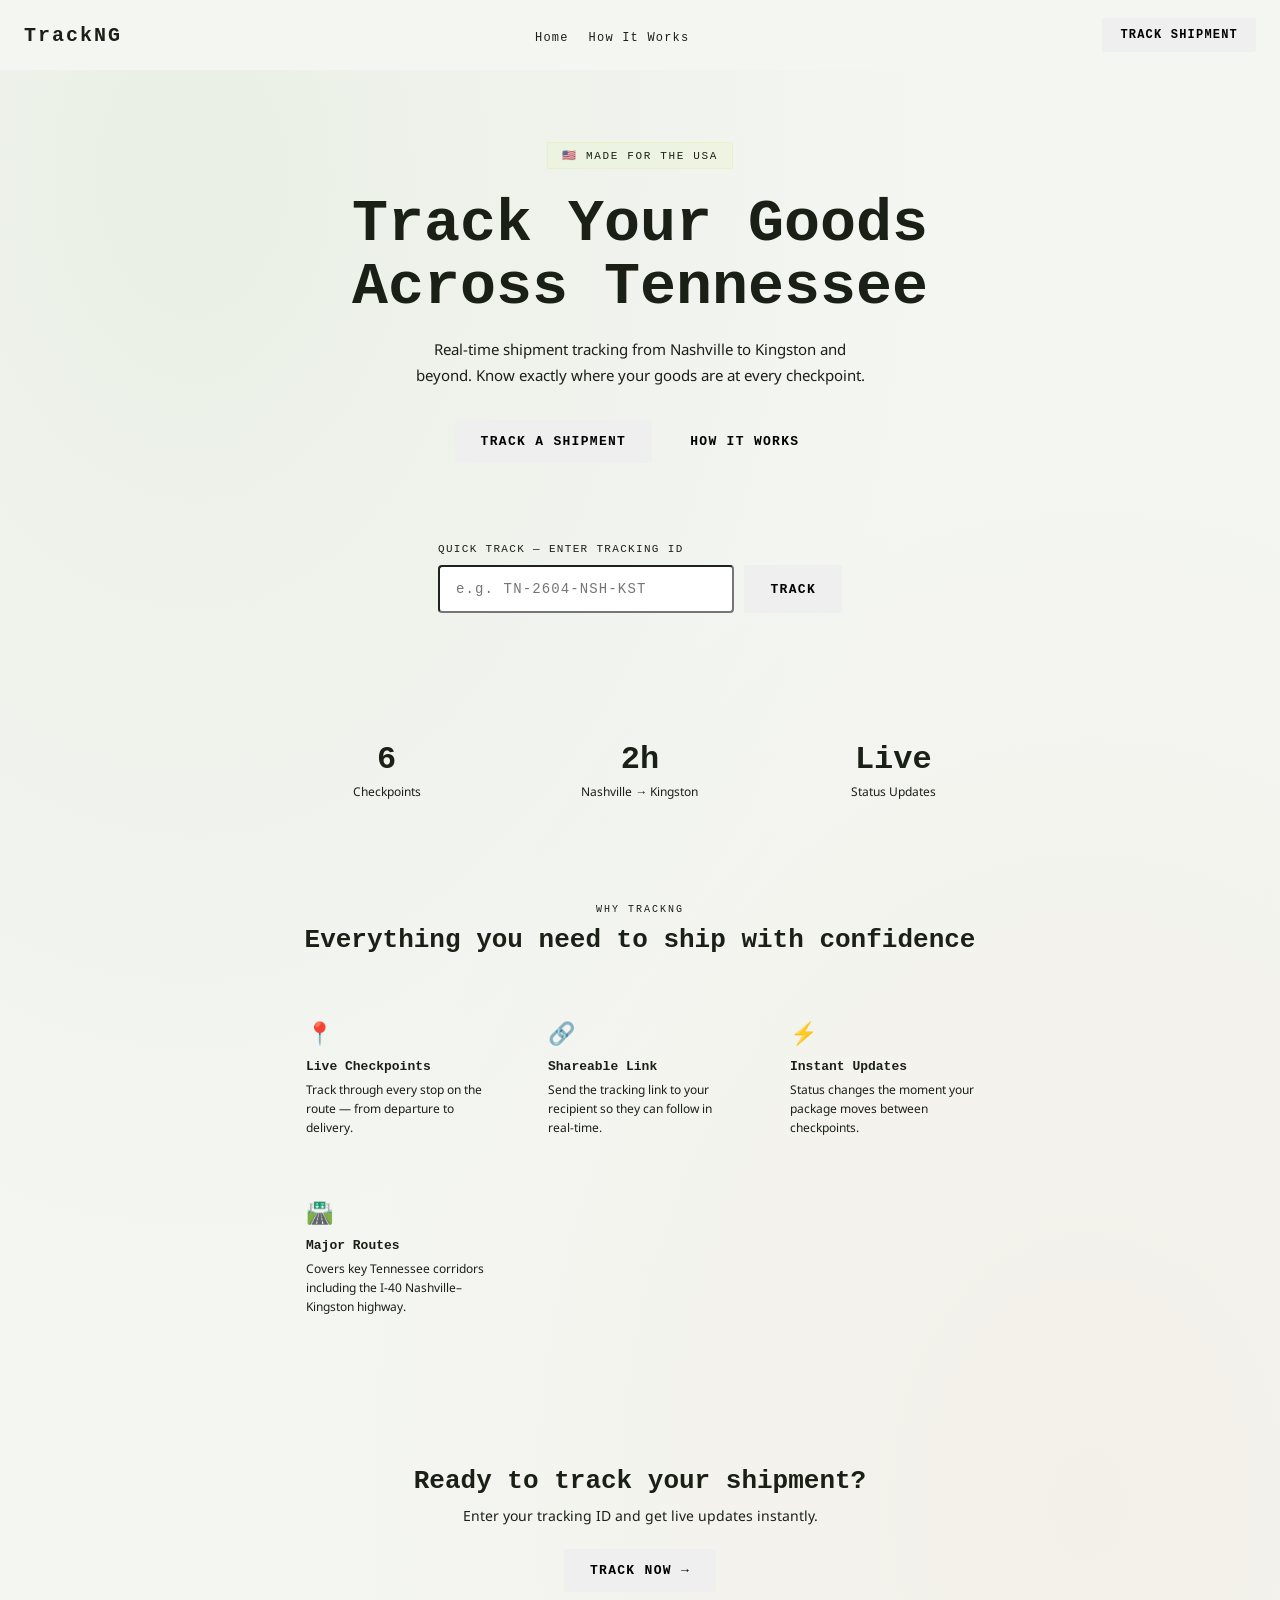
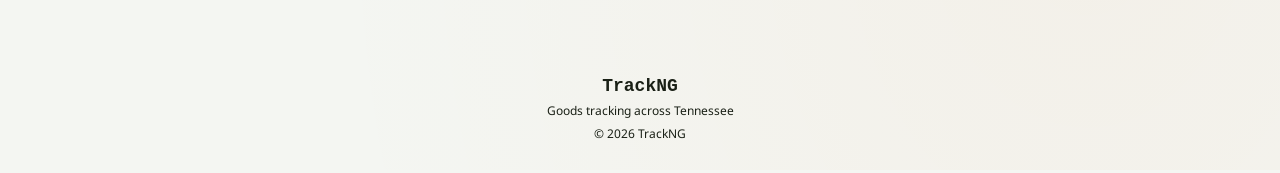
<file: index.html>
<!DOCTYPE html>

<html lang="en">
<head>
<meta charset="UTF-8"/>
<meta name="viewport" content="width=device-width, initial-scale=1.0"/>
<title>TrackNG — Ship & Track Goods Across Tennessee</title>
<link href="https://fonts.googleapis.com/css2?family=Oxanium:wght@300;400;600;700;800&family=Noto+Sans:wght@300;400;500&display=swap" rel="stylesheet"/>
<style>
:root {
  --bg: #f4f6f2;
  --surface: #ffffff;
  --surface2: #eef0eb;
  --border: #d8ddd2;
  --accent: #3a7d0a;
  --accent2: #e05a00;
  --muted: #9aa890;
  --text: #1a2016;
  --dim: #4a5e3a;
}
* { box-sizing: border-box; margin: 0; padding: 0; }
body {
  background: var(--bg);
  color: var(--text);
  font-family: 'Noto Sans', sans-serif;
  min-height: 100vh;
  background-image:
    radial-gradient(ellipse at 15% 10%, rgba(58,125,10,0.05) 0%, transparent 50%),
    radial-gradient(ellipse at 85% 85%, rgba(224,90,0,0.04) 0%, transparent 50%);
}
/* PAGE SWITCHING */
.page { display: none; }
.page.active { display: block; }

/* NAV */
nav {
display: flex;
align-items: center;
justify-content: space-between;
padding: 18px 24px;
border-bottom: 1px solid var(–border);
position: sticky;
top: 0;
background: rgba(244,246,242,0.96);
backdrop-filter: blur(12px);
z-index: 100;
}
.logo {
font-family: ‘Oxanium’, monospace;
font-size: 20px;
font-weight: 800;
letter-spacing: 0.1em;
color: var(–accent);
cursor: pointer;
}
.logo span { color: var(–dim); }
.nav-links {
display: flex;
gap: 20px;
list-style: none;
}
.nav-links a {
font-family: ‘Oxanium’, monospace;
font-size: 12px;
letter-spacing: 0.1em;
color: var(–dim);
text-decoration: none;
cursor: pointer;
transition: color 0.2s;
}
.nav-links a:hover { color: var(–accent); }
.nav-cta {
font-family: ‘Oxanium’, monospace;
font-size: 12px;
font-weight: 700;
letter-spacing: 0.1em;
color: var(–bg);
background: var(–accent);
border: none;
padding: 10px 18px;
border-radius: 3px;
cursor: pointer;
transition: opacity 0.2s;
}
.nav-cta:hover { opacity: 0.85; }

/* BUTTONS */
.btn {
font-family: ‘Oxanium’, monospace;
font-size: 13px;
font-weight: 700;
letter-spacing: 0.1em;
padding: 14px 26px;
border-radius: 3px;
border: none;
cursor: pointer;
display: inline-block;
transition: all 0.2s;
text-decoration: none;
}
.btn-primary { background: var(–accent); color: var(–bg); }
.btn-primary:hover { opacity: 0.85; transform: translateY(-1px); }
.btn-outline { background: transparent; color: var(–text); border: 1px solid var(–border); }
.btn-outline:hover { border-color: var(–accent); color: var(–accent); }
.btn-full { width: 100%; text-align: center; padding: 16px; }

/* CARD & INPUT */
.card { background: var(–surface); border: 1px solid var(–border); border-radius: 8px; padding: 24px; }
.input-field {
width: 100%;
background: var(–surface2);
border: 1px solid var(–border);
border-radius: 4px;
color: var(–text);
font-family: ‘Oxanium’, monospace;
font-size: 14px;
letter-spacing: 0.08em;
padding: 14px 16px;
outline: none;
transition: border-color 0.2s;
}
.input-field::placeholder { color: var(–muted); }
.input-field:focus { border-color: var(–accent); }

/* LABELS */
.section-label {
font-family: ‘Oxanium’, monospace;
font-size: 10px;
letter-spacing: 0.2em;
color: var(–accent);
text-transform: uppercase;
margin-bottom: 10px;
}
.field-label {
font-family: ‘Oxanium’, monospace;
font-size: 11px;
letter-spacing: 0.12em;
color: var(–dim);
display: block;
margin-bottom: 10px;
text-transform: uppercase;
}

/* BADGE */
.badge-live {
font-family: ‘Oxanium’, monospace;
font-size: 10px;
font-weight: 700;
letter-spacing: 0.15em;
padding: 5px 12px;
border-radius: 2px;
color: #fff;
background: var(–accent);
border: none;
text-transform: uppercase;
}
.badge-live::before {
content: ‘’;
display: inline-block;
width: 5px; height: 5px;
background: #fff;
border-radius: 50%;
margin-right: 6px;
animation: blink 1.4s infinite;
}
@keyframes blink { 0%,100%{opacity:1} 50%{opacity:0.3} }

/* FOOTER */
footer {
border-top: 1px solid var(–border);
padding: 28px 24px;
text-align: center;
}
.footer-logo {
font-family: ‘Oxanium’, monospace;
font-size: 18px;
font-weight: 800;
color: var(–accent);
margin-bottom: 6px;
}
.footer-logo span { color: var(–dim); }
footer p { font-size: 12px; color: var(–muted); margin-top: 4px; }

/* ANIMATIONS */
@keyframes fadeUp {
from { opacity:0; transform:translateY(18px); }
to { opacity:1; transform:translateY(0); }
}
.fu { animation: fadeUp 0.55s ease both; }
.d1 { animation-delay:0.1s; }
.d2 { animation-delay:0.2s; }
.d3 { animation-delay:0.3s; }
.d4 { animation-delay:0.4s; }

/* ==============================
HOME PAGE
============================== */
.hero {
max-width: 640px;
margin: 0 auto;
padding: 72px 24px 56px;
text-align: center;
}
.hero-tag {
display: inline-block;
background: rgba(200,240,96,0.08);
border: 1px solid rgba(200,240,96,0.2);
color: var(–accent);
font-family: ‘Oxanium’, monospace;
font-size: 11px;
letter-spacing: 0.15em;
padding: 6px 14px;
border-radius: 2px;
margin-bottom: 24px;
}
.hero h1 {
font-family: ‘Oxanium’, monospace;
font-size: clamp(32px, 8vw, 60px);
font-weight: 800;
line-height: 1.05;
color: var(–text);
margin-bottom: 18px;
}
.hero h1 em { color: var(–accent); font-style: normal; }
.hero p {
font-size: 15px;
color: var(–dim);
line-height: 1.7;
max-width: 460px;
margin: 0 auto 32px;
}
.hero-actions { display: flex; gap: 12px; justify-content: center; flex-wrap: wrap; }

.quick-track { max-width: 500px; margin: 0 auto 72px; padding: 0 24px; }
.quick-track .input-row { display: flex; gap: 10px; margin-top: 10px; }
.quick-track .input-row input { flex: 1; }

.stats {
border-top: 1px solid var(–border);
border-bottom: 1px solid var(–border);
display: grid;
grid-template-columns: repeat(3, 1fr);
max-width: 760px;
margin: 0 auto 72px;
}
.stat { padding: 32px 20px; text-align: center; border-right: 1px solid var(–border); }
.stat:last-child { border-right: none; }
.stat-num { font-family: ‘Oxanium’, monospace; font-size: 32px; font-weight: 800; color: var(–accent); display: block; margin-bottom: 5px; }
.stat-label { font-size: 12px; color: var(–dim); }

.features { max-width: 760px; margin: 0 auto 72px; padding: 0 24px; }
.features-hdr { text-align: center; margin-bottom: 40px; }
.features-hdr h2 { font-family: ‘Oxanium’, monospace; font-size: 26px; font-weight: 700; color: var(–text); }
.features-grid { display: grid; grid-template-columns: repeat(auto-fit, minmax(200px, 1fr)); gap: 14px; }
.feat-card { background: var(–surface); border: 1px solid var(–border); border-radius: 8px; padding: 22px; transition: border-color 0.2s; }
.feat-card:hover { border-color: var(–accent); }
.feat-icon { font-size: 22px; margin-bottom: 12px; display: block; }
.feat-card h3 { font-family: ‘Oxanium’, monospace; font-size: 13px; font-weight: 700; color: var(–text); margin-bottom: 6px; }
.feat-card p { font-size: 12px; color: var(–dim); line-height: 1.6; }

.cta-band {
background: var(–surface);
border-top: 1px solid var(–border);
padding: 56px 24px;
text-align: center;
}
.cta-band h2 { font-family: ‘Oxanium’, monospace; font-size: 26px; font-weight: 700; color: var(–text); margin-bottom: 10px; }
.cta-band p { font-size: 14px; color: var(–dim); margin-bottom: 24px; }

/* ==============================
TRACK PAGE
============================== */
.track-wrap { max-width: 500px; margin: 0 auto; padding: 52px 24px 60px; }
.page-title { font-family: ‘Oxanium’, monospace; font-size: 30px; font-weight: 800; color: var(–text); margin-bottom: 6px; }
.page-sub { font-size: 14px; color: var(–dim); line-height: 1.6; margin-bottom: 36px; }
.track-card { background: var(–surface); border: 1px solid var(–border); border-radius: 8px; padding: 28px; margin-bottom: 24px; }
.error-msg {
background: rgba(255,100,100,0.08);
border: 1px solid rgba(255,100,100,0.2);
border-radius: 4px;
padding: 12px 16px;
font-size: 13px;
color: #ff8080;
font-family: ‘Oxanium’, monospace;
display: none;
margin-bottom: 14px;
}
.samples-title { font-family: ‘Oxanium’, monospace; font-size: 11px; letter-spacing: 0.1em; color: var(–muted); margin-bottom: 12px; text-transform: uppercase; }
.sample-item {
display: flex;
align-items: center;
justify-content: space-between;
background: var(–surface2);
border: 1px solid var(–border);
border-radius: 4px;
padding: 12px 16px;
cursor: pointer;
transition: border-color 0.2s;
margin-bottom: 8px;
}
.sample-item:hover { border-color: var(–accent); }
.sample-code { font-family: ‘Oxanium’, monospace; font-size: 13px; font-weight: 600; color: var(–text); }
.sample-route { font-size: 12px; color: var(–dim); margin-top: 2px; }
.sample-arrow { color: var(–accent); font-size: 14px; }

/* ==============================
TRACKER PAGE
============================== */
.tracker-wrap { max-width: 540px; margin: 0 auto; padding: 36px 24px 60px; }
.back-link {
display: inline-flex;
align-items: center;
gap: 8px;
font-family: ‘Oxanium’, monospace;
font-size: 11px;
letter-spacing: 0.1em;
color: var(–dim);
cursor: pointer;
margin-bottom: 24px;
transition: color 0.2s;
background: none;
border: none;
padding: 0;
}
.back-link:hover { color: var(–accent); }
.track-id-label { font-family: ‘Oxanium’, monospace; font-size: 11px; letter-spacing: 0.15em; color: var(–muted); margin-bottom: 4px; }
.shipment-name { font-family: ‘Oxanium’, monospace; font-size: 22px; font-weight: 800; color: var(–text); margin-bottom: 4px; }
.shipment-route { font-size: 13px; color: var(–dim); margin-bottom: 16px; }
.shipment-route strong { color: var(–accent2); font-weight: 500; }
.progress-bar { background: var(–border); border-radius: 6px; height: 10px; width: 100%; overflow: hidden; margin-bottom: 10px; box-shadow: inset 0 1px 3px rgba(0,0,0,0.08); }
.progress-fill { height: 100%; background: linear-gradient(90deg, var(–accent2), var(–accent)); border-radius: 6px; transition: width 1.2s ease; width: 0%; }
.progress-labels { display: flex; justify-content: space-between; align-items: center; font-family: ‘Oxanium’, monospace; font-size: 10px; color: var(–muted); letter-spacing: 0.08em; }
#pPct { font-size: 22px; font-weight: 800; color: var(–accent); font-family: ‘Oxanium’, monospace; line-height: 1; }

.status-banner {
border: 1px solid var(–border);
border-left: 4px solid var(–accent2);
border-radius: 6px;
padding: 14px 18px;
margin: 18px 0;
background: #fff8f4;
transition: all 0.6s;
box-shadow: 0 2px 8px rgba(0,0,0,0.06);
}
.status-banner.hold { border-left-color: #e05a00; background: #fff8f0; }
.status-banner.hold .status-msg strong { color: #e05a00; }
.status-top { display: flex; justify-content: space-between; align-items: center; margin-bottom: 6px; }
.status-title { font-family: ‘Oxanium’, monospace; font-size: 10px; letter-spacing: 0.15em; color: var(–muted); text-transform: uppercase; }
.status-msg { font-size: 14px; color: var(–text); line-height: 1.5; font-weight: 500; }
.status-msg strong { color: var(–accent2); }
.status-banner.delivered .status-msg strong { color: var(–accent); }

/* TIMELINE */
.timeline { display: flex; flex-direction: column; }
.stop { display: flex; gap: 14px; opacity: 0.55; transition: opacity 0.5s; }
.stop.done, .stop.active { opacity: 1; }
.stop-line { display: flex; flex-direction: column; align-items: center; flex-shrink: 0; width: 32px; }
.dot {
width: 28px; height: 28px;
border-radius: 50%;
border: 2.5px solid var(–muted);
background: var(–bg);
display: flex; align-items: center; justify-content: center;
flex-shrink: 0; z-index: 1; position: relative;
transition: all 0.5s;
}
.stop.done .dot { border-color: #2d6b08 !important; background: #2d6b08 !important; box-shadow: 0 0 0 3px rgba(45,107,8,0.15); }
.stop.active .dot { border-color: var(–accent2); background: #fff3ec; animation: adot 2s infinite; }
@keyframes adot { 0%,100%{box-shadow:0 0 0 4px rgba(224,90,0,0.15)} 50%{box-shadow:0 0 0 8px rgba(224,90,0,0.05)} }
.stop.done .dot::after { content:‘✓’; font-size:13px; font-weight:900; color:#fff; line-height:1; }
.stop.active .dot::after { content:’’; width:10px; height:10px; background:var(–accent2); border-radius:50%; display:block; }
.connector { width: 3px; flex:1; min-height: 44px; background: var(–border); transition: background 0.6s; margin: 3px 0; border-radius: 2px; }
.stop.done .connector { background: #2d6b08 !important; }
.stop-body { padding: 0 0 32px; flex: 1; }
.stop-name { font-family:‘Oxanium’,monospace; font-size:13px; font-weight:700; letter-spacing:0.04em; color:var(–muted); transition:color 0.5s; margin-bottom:3px; }
.stop.done .stop-name { color: var(–text); }
.stop.active .stop-name { color: var(–accent2); }
.stop-desc { font-size:12px; color:var(–muted); line-height:1.6; transition:color 0.5s; }
.stop.done .stop-desc, .stop.active .stop-desc { color: var(–dim); }
.stop-ts { font-family:‘Oxanium’,monospace; font-size:10px; color:var(–muted); letter-spacing:0.08em; margin-top:4px; opacity:0; transition:opacity 0.5s; }
.stop.done .stop-ts, .stop.active .stop-ts { opacity:1; }

.share-section { margin-top:28px; background:var(–surface); border:1px solid var(–border); border-radius:8px; padding:18px 20px; }
.share-label { font-family:‘Oxanium’,monospace; font-size:11px; letter-spacing:0.12em; color:var(–dim); margin-bottom:10px; text-transform:uppercase; }
.share-row { display:flex; gap:10px; }
.share-url { flex:1; background:var(–surface2); border:1px solid var(–border); border-radius:4px; padding:10px 12px; font-family:‘Oxanium’,monospace; font-size:11px; color:var(–dim); overflow:hidden; text-overflow:ellipsis; white-space:nowrap; }
.copy-btn { font-family:‘Oxanium’,monospace; font-size:11px; font-weight:700; letter-spacing:0.1em; padding:10px 14px; background:var(–surface2); border:1px solid var(–border); border-radius:4px; color:var(–accent); cursor:pointer; transition:all 0.2s; flex-shrink:0; }
.copy-btn:hover { background:rgba(200,240,96,0.08); border-color:var(–accent); }
.copy-btn.copied { color:var(–bg); background:var(–accent); border-color:var(–accent); }

/* ==============================
HOW IT WORKS PAGE
============================== */
.hiw-wrap { max-width: 640px; margin: 0 auto; padding: 52px 24px 72px; }
.hiw-hero { text-align: center; margin-bottom: 56px; }
.hiw-hero h1 { font-family:‘Oxanium’,monospace; font-size:32px; font-weight:800; color:var(–text); margin-bottom:10px; }
.hiw-hero p { font-size:14px; color:var(–dim); line-height:1.7; max-width:420px; margin:0 auto; }

.steps-title { font-family:‘Oxanium’,monospace; font-size:11px; letter-spacing:0.2em; color:var(–accent); text-align:center; margin-bottom:32px; text-transform:uppercase; }
.step { display:flex; gap:20px; background:var(–surface); border:1px solid var(–border); border-radius:8px; padding:22px; margin-bottom:14px; transition:border-color 0.2s; }
.step:hover { border-color:var(–accent); }
.step-num { font-family:‘Oxanium’,monospace; font-size:28px; font-weight:800; color:rgba(200,240,96,0.12); flex-shrink:0; line-height:1; min-width:36px; }
.step h3 { font-family:‘Oxanium’,monospace; font-size:14px; font-weight:700; color:var(–text); margin-bottom:6px; }
.step p { font-size:13px; color:var(–dim); line-height:1.7; }

.checkpoints { margin: 48px 0; }
.checkpoints h2 { font-family:‘Oxanium’,monospace; font-size:22px; font-weight:700; color:var(–text); text-align:center; margin-bottom:20px; }
.cp-list { background:var(–surface); border:1px solid var(–border); border-radius:8px; overflow:hidden; }
.cp-item { display:flex; align-items:center; gap:14px; padding:14px 18px; border-bottom:1px solid var(–border); transition:background 0.2s; }
.cp-item:last-child { border-bottom:none; }
.cp-item:hover { background:rgba(200,240,96,0.03); }
.cp-num { font-family:‘Oxanium’,monospace; font-size:11px; font-weight:700; color:var(–muted); width:18px; text-align:center; flex-shrink:0; }
.cp-dot { width:9px; height:9px; border-radius:50%; flex-shrink:0; }
.cp-name { font-family:‘Oxanium’,monospace; font-size:12px; font-weight:600; color:var(–text); flex:1; }
.cp-time { font-family:‘Oxanium’,monospace; font-size:11px; color:var(–muted); letter-spacing:0.06em; }

.faq { margin: 48px 0; }
.faq h2 { font-family:‘Oxanium’,monospace; font-size:22px; font-weight:700; color:var(–text); text-align:center; margin-bottom:20px; }
.faq-item { border-bottom:1px solid var(–border); padding:18px 0; }
.faq-q { font-family:‘Oxanium’,monospace; font-size:13px; font-weight:700; color:var(–text); margin-bottom:7px; }
.faq-a { font-size:13px; color:var(–dim); line-height:1.7; }

.hiw-cta { text-align:center; padding:40px 0 0; border-top:1px solid var(–border); }
.hiw-cta h2 { font-family:‘Oxanium’,monospace; font-size:22px; font-weight:700; color:var(–text); margin-bottom:8px; }
.hiw-cta p { font-size:13px; color:var(–dim); margin-bottom:22px; }
</style>

</head>
<body>

<nav>
  <div class="logo" onclick="goTo('home')">Track<span>NG</span></div>
  <ul class="nav-links">
    <li><a onclick="goTo('home')">Home</a></li>
    <li><a onclick="goTo('hiw')">How It Works</a></li>
  </ul>
  <button class="nav-cta" onclick="goTo('track')">TRACK SHIPMENT</button>
</nav>

<!-- ===================== HOME ===================== -->

<div id="page-home" class="page active">
  <div class="hero">
    <div class="hero-tag fu">🇺🇸 MADE FOR THE USA</div>
    <h1 class="fu d1">Track Your Goods<br/>Across <em>Tennessee</em></h1>
    <p class="fu d2">Real-time shipment tracking from Nashville to Kingston and beyond. Know exactly where your goods are at every checkpoint.</p>
    <div class="hero-actions fu d3">
      <button class="btn btn-primary" onclick="goTo('track')">TRACK A SHIPMENT</button>
      <button class="btn btn-outline" onclick="goTo('hiw')">HOW IT WORKS</button>
    </div>
  </div>

  <div class="quick-track fu d3">
    <div class="card">
      <label class="field-label">QUICK TRACK — ENTER TRACKING ID</label>
      <div class="input-row">
        <input class="input-field" id="homeInput" type="text" placeholder="e.g. TN-2604-NSH-KST"/>
        <button class="btn btn-primary" onclick="homeTrack()">TRACK</button>
      </div>
    </div>
  </div>

  <div class="stats">
    <div class="stat"><span class="stat-num">6</span><div class="stat-label">Checkpoints</div></div>
    <div class="stat"><span class="stat-num">2h</span><div class="stat-label">Nashville → Kingston</div></div>
    <div class="stat"><span class="stat-num">Live</span><div class="stat-label">Status Updates</div></div>
  </div>

  <div class="features">
    <div class="features-hdr">
      <div class="section-label">WHY TRACKNG</div>
      <h2>Everything you need to ship with confidence</h2>
    </div>
    <div class="features-grid">
      <div class="feat-card"><span class="feat-icon">📍</span><h3>Live Checkpoints</h3><p>Track through every stop on the route — from departure to delivery.</p></div>
      <div class="feat-card"><span class="feat-icon">🔗</span><h3>Shareable Link</h3><p>Send the tracking link to your recipient so they can follow in real-time.</p></div>
      <div class="feat-card"><span class="feat-icon">⚡</span><h3>Instant Updates</h3><p>Status changes the moment your package moves between checkpoints.</p></div>
      <div class="feat-card"><span class="feat-icon">🛣️</span><h3>Major Routes</h3><p>Covers key Tennessee corridors including the I-40 Nashville–Kingston highway.</p></div>
    </div>
  </div>

  <div class="cta-band">
    <h2>Ready to track your shipment?</h2>
    <p>Enter your tracking ID and get live updates instantly.</p>
    <button class="btn btn-primary" onclick="goTo('track')">TRACK NOW →</button>
  </div>

  <footer>
    <div class="footer-logo">Track<span>NG</span></div>
    <p>Goods tracking across Tennessee</p>
    <p style="margin-top:6px;">© 2026 TrackNG</p>
  </footer>
</div>

<!-- ===================== TRACK ===================== -->

<div id="page-track" class="page">
  <div class="track-wrap">
    <div class="section-label fu">TRACK YOUR PACKAGE</div>
    <div class="page-title fu d1">Enter Tracking ID</div>
    <p class="page-sub fu d2">Your tracking ID is on your shipment receipt. It looks like <strong style="color:var(--accent);font-family:'Oxanium',monospace;">TN-2604-NSH-KST</strong></p>

```
<div class="track-card fu d2">
  <label class="field-label">Tracking ID</label>
  <div class="error-msg" id="trackErr">⚠ Please enter a tracking ID to continue.</div>
  <input class="input-field" id="trackInput" type="text" placeholder="e.g. TN-2604-NSH-KST" style="margin-bottom:14px;" autocomplete="off"/>
  <button class="btn btn-primary btn-full" onclick="doTrack()">TRACK SHIPMENT →</button>
</div>

<div class="fu d3">
  <p class="samples-title">TRY A DEMO ID</p>
  <div class="sample-item" onclick="useId('TN-2604-NSH-KST')">
    <div><div class="sample-code">TN-2604-NSH-KST</div><div class="sample-route">Nashville → Kingston · General Goods</div></div>
    <span class="sample-arrow">→</span>
  </div>
  <div class="sample-item" onclick="useId('TN-3003-NSH-KST')">
    <div><div class="sample-code">TN-3003-NSH-KST</div><div class="sample-route">Nashville → Kingston · Electronics</div></div>
    <span class="sample-arrow">→</span>
  </div>
</div>
```

  </div>

  <footer>
    <div class="footer-logo">Track<span>NG</span></div>
    <p>Goods tracking across Tennessee</p>
  </footer>
</div>

<!-- ===================== TRACKER ===================== -->

<div id="page-tracker" class="page">
  <div class="tracker-wrap">
    <button class="back-link" onclick="goTo('track')">← BACK TO SEARCH</button>

```
<div class="track-id-label" id="tLabel">TRACKING ID: —</div>
<div class="shipment-name">General Goods Package</div>
<div class="shipment-route">From <strong>Nashville, TN</strong> &rarr; <strong>Kingston, TN</strong></div>

<div class="progress-bar"><div class="progress-fill" id="pFill"></div></div>
<div class="progress-labels"><span>DEPARTURE</span><span id="pPct">0%</span><span>DELIVERED</span></div>

<div class="status-banner" id="sBanner">
  <div class="status-top">
    <span class="status-title">CURRENT STATUS</span>
    <span class="badge-live" id="liveTag">LIVE</span>
  </div>
  <div class="status-msg" id="sMsg">Initialising...</div>
</div>

<div class="timeline">
  <div class="stop" id="s0">
    <div class="stop-line"><div class="dot"></div><div class="connector"></div></div>
    <div class="stop-body"><div class="stop-name">Nashville Distribution Center, TN</div><div class="stop-desc">Goods packed and verified. Loaded onto vehicle. Ready for dispatch on I-40 East.</div><div class="stop-ts" id="ts0"></div></div>
  </div>
  <div class="stop" id="s1">
    <div class="stop-line"><div class="dot"></div><div class="connector"></div></div>
    <div class="stop-body"><div class="stop-name">Lebanon, TN — I-40 Checkpoint</div><div class="stop-desc">First checkpoint cleared. Vehicle confirmed on route. ~30 mins from Nashville.</div><div class="stop-ts" id="ts1"></div></div>
  </div>
  <div class="stop" id="s2">
    <div class="stop-line"><div class="dot"></div><div class="connector"></div></div>
    <div class="stop-body"><div class="stop-name">Cookeville, TN — Rest Stop</div><div class="stop-desc">Brief driver rest. Goods secured. Resuming I-40 East toward Crossville.</div><div class="stop-ts" id="ts2"></div></div>
  </div>
  <div class="stop" id="s3">
    <div class="stop-line"><div class="dot"></div><div class="connector"></div></div>
    <div class="stop-body"><div class="stop-name">Crossville, TN — THP Inspection Hold</div><div class="stop-desc">⚠️ Goods currently on hold. Tennessee Highway Patrol conducting routine commercial vehicle inspection. Awaiting clearance.</div><div class="stop-ts" id="ts3"></div></div>
  </div>
  <div class="stop" id="s4">
    <div class="stop-line"><div class="dot"></div><div class="connector"></div></div>
    <div class="stop-body"><div class="stop-name">Harriman, TN — Final Approach</div><div class="stop-desc">Exiting I-40. Entering Roane County. Kingston is 10 minutes away.</div><div class="stop-ts" id="ts4"></div></div>
  </div>
  <div class="stop" id="s5">
    <div class="stop-line"><div class="dot"></div></div>
    <div class="stop-body"><div class="stop-name">1364 Riverbend Dr, Kingston, TN 37763</div><div class="stop-desc">Package delivered to destination. Recipient confirmed. 🎉</div><div class="stop-ts" id="ts5"></div></div>
  </div>
</div>

<div class="share-section">
  <div class="share-label">📎 SHARE TRACKING LINK</div>
  <div class="share-row">
    <div class="share-url" id="shareUrl">—</div>
    <button class="copy-btn" id="copyBtn" onclick="copyLink()">COPY</button>
  </div>
</div>
```

  </div>

  <footer>
    <div class="footer-logo">Track<span>NG</span></div>
    <p>Goods tracking across Tennessee</p>
  </footer>
</div>

<!-- ===================== HOW IT WORKS ===================== -->

<div id="page-hiw" class="page">
  <div class="hiw-wrap">
    <div class="hiw-hero fu">
      <div class="section-label">EXPLAINER</div>
      <h1>How TrackNG Works</h1>
      <p>From the moment your goods leave Nashville to delivery in Kingston — here's exactly what happens.</p>
    </div>

```
<div class="fu d1">
  <div class="steps-title">THE PROCESS</div>
  <div class="step"><div class="step-num">01</div><div><h3>Goods Are Registered</h3><p>When a shipment is booked, goods get a unique Tracking ID tied to the route, sender, and recipient.</p></div></div>
  <div class="step"><div class="step-num">02</div><div><h3>Checkpoints Are Logged</h3><p>As the vehicle moves, agents at each stop confirm the goods. The system records the timestamp and updates status instantly.</p></div></div>
  <div class="step"><div class="step-num">03</div><div><h3>You Track in Real-Time</h3><p>Enter your Tracking ID and see exactly which checkpoint your goods have reached. Updates live — no refresh needed.</p></div></div>
  <div class="step"><div class="step-num">04</div><div><h3>Share With Your Recipient</h3><p>Copy the tracking link and send it to whoever is receiving the goods. No account needed.</p></div></div>
</div>

<div class="checkpoints fu d2">
  <div class="section-label" style="text-align:center;">ROUTE BREAKDOWN</div>
  <h2>Nashville → Kingston Checkpoints</h2>
  <div class="cp-list">
    <div class="cp-item"><div class="cp-num">01</div><div class="cp-dot" style="background:var(--accent)"></div><div class="cp-name">Nashville Distribution Center, TN</div><div class="cp-time">Departure</div></div>
    <div class="cp-item"><div class="cp-num">02</div><div class="cp-dot" style="background:var(--accent2)"></div><div class="cp-name">Lebanon, TN — I-40 Checkpoint</div><div class="cp-time">+35 min</div></div>
    <div class="cp-item"><div class="cp-num">03</div><div class="cp-dot" style="background:var(--accent2)"></div><div class="cp-name">Cookeville, TN — Rest Stop</div><div class="cp-time">+90 min</div></div>
    <div class="cp-item"><div class="cp-num">04</div><div class="cp-dot" style="background:var(--accent2)"></div><div class="cp-name">Crossville, TN — Midway Point</div><div class="cp-time">+2h 15min</div></div>
    <div class="cp-item"><div class="cp-num">05</div><div class="cp-dot" style="background:var(--accent2)"></div><div class="cp-name">Harriman, TN — Final Approach</div><div class="cp-time">+3h 45min</div></div>
    <div class="cp-item"><div class="cp-num">06</div><div class="cp-dot" style="background:var(--accent)"></div><div class="cp-name">1364 Riverbend Dr, Kingston, TN</div><div class="cp-time">~4h 05min</div></div>
  </div>
</div>

<div class="faq fu d3">
  <div class="section-label" style="text-align:center;">FAQ</div>
  <h2>Common Questions</h2>
  <div class="faq-item"><div class="faq-q">Where do I find my Tracking ID?</div><div class="faq-a">It's printed on your shipment receipt when goods are booked. Format: NG-XXXX-LOS-IBD.</div></div>
  <div class="faq-item"><div class="faq-q">Can I share the tracking link?</div><div class="faq-a">Yes! On the tracker page, tap "Copy" to get the full URL. Anyone with the link can follow the shipment live.</div></div>
  <div class="faq-item"><div class="faq-q">How long does Nashville to Kingston take?</div><div class="faq-a">Typically around 2 hours via I-40 East. TrackNG shows live progress so you always know where the goods are.</div></div>
  <div class="faq-item"><div class="faq-q">Are other routes available?</div><div class="faq-a">Nashville–Memphis, Knoxville–Chattanooga, and more Tennessee routes are coming soon.</div></div>
</div>

<div class="hiw-cta fu d4">
  <h2>Ready to track?</h2>
  <p>Enter your Tracking ID and follow your goods in real-time.</p>
  <button class="btn btn-primary" onclick="goTo('track')">TRACK A SHIPMENT →</button>
</div>
```

  </div>

  <footer>
    <div class="footer-logo">Track<span>NG</span></div>
    <p>Goods tracking across Tennessee</p>
  </footer>
</div>

<script>
// PAGE NAVIGATION
function goTo(page) {
  document.querySelectorAll('.page').forEach(p => p.classList.remove('active'));
  document.getElementById('page-' + page).classList.add('active');
  window.scrollTo(0, 0);
  if (page === 'tracker') startTracker();
}

// ON LOAD — check for ?id= in URL and auto-open tracker
window.addEventListener('DOMContentLoaded', () => {
  const params = new URLSearchParams(window.location.search);
  const id = params.get('id');
  if (id) {
    currentId = id;
    document.querySelector('nav').style.display = 'none';
    document.querySelector('.back-link') && (document.querySelector('.back-link').style.display = 'none');
    goTo('tracker');
  }
});

// HOME QUICK TRACK
function homeTrack() {
  const id = document.getElementById('homeInput').value.trim();
  currentId = id || 'NG-2604-LOS-IBD';
  goTo('tracker');
}

// TRACK PAGE
function doTrack() {
  const id = document.getElementById('trackInput').value.trim();
  const err = document.getElementById('trackErr');
  if (!id) { err.style.display = 'block'; return; }
  err.style.display = 'none';
  currentId = id;
  goTo('tracker');
}
function useId(id) {
  document.getElementById('trackInput').value = id;
  currentId = id;
  setTimeout(() => goTo('tracker'), 150);
}
document.addEventListener('keydown', e => {
  if (e.key === 'Enter' && document.getElementById('page-track').classList.contains('active')) doTrack();
});

// TRACKER
let currentId = 'TN-2604-NSH-KST';
let trackerInterval = null;

const statuses = [
  "Goods dispatched from <strong>Nashville Distribution Center, TN</strong>. On I-40 East.",
  "First checkpoint cleared at <strong>Lebanon, TN</strong>. Vehicle confirmed on route.",
  "Brief rest stop at <strong>Cookeville, TN</strong>. Back on I-40 shortly.",
  "Halfway point passed at <strong>Crossville, TN</strong>. On schedule.",
  "Approaching destination — exiting I-40 at <strong>Harriman, TN</strong>.",
  "📦 <strong>Delivered at 1364 Riverbend Dr, Kingston, TN!</strong> Package received. 🎉"
];

// Time offsets in minutes from departure
const offsets = [0, 35, 90, 135, 225, 245];

function formatTime(date) {
  // Format in US Eastern Time (Kingston, TN timezone)
  const options = {
    timeZone: 'America/New_York',
    hour: 'numeric',
    minute: '2-digit',
    hour12: true,
    weekday: 'short',
    day: 'numeric',
    month: 'short'
  };
  return date.toLocaleString('en-US', options).replace(',', ' ·');
}

function setTimestamps(startTime) {
  offsets.forEach((offset, i) => {
    const t = new Date(startTime.getTime() + offset * 60000);
    const el = document.getElementById('ts' + i);
    if (el) el.textContent = formatTime(t);
  });
}


function resetTracker() {
  for (let i = 0; i < 6; i++) {
    const s = document.getElementById('s' + i);
    s.classList.remove('done', 'active');
  }
  document.getElementById('pFill').style.width = '0%';
  document.getElementById('pPct').textContent = '0%';
  document.getElementById('sMsg').textContent = 'Initialising...';
  document.getElementById('sBanner').classList.remove('delivered', 'hold');
  const tag = document.getElementById('liveTag');
  tag.textContent = 'LIVE';
  tag.className = 'badge-live';
}



function advanceStop(step) {
  if (step > 0) {
    document.getElementById('s' + (step - 1)).classList.remove('active');
    document.getElementById('s' + (step - 1)).classList.add('done');
  }
  document.getElementById('s' + step).classList.add('active');
  document.getElementById('sMsg').innerHTML = statuses[step];
  if (step === 5) document.getElementById('sBanner').classList.add('delivered');
  const pct = Math.round((step / 5) * 100);
  document.getElementById('pFill').style.width = pct + '%';
  document.getElementById('pPct').textContent = pct + '%';
}

function finishTracker() {
  for (let i = 0; i < 6; i++) {
    document.getElementById('s' + i).classList.remove('active');
    document.getElementById('s' + i).classList.add('done');
  }
  const tag = document.getElementById('liveTag');
  tag.textContent = 'DELIVERED';
  tag.style.cssText = 'font-family:Oxanium,monospace;font-size:10px;font-weight:600;letter-spacing:0.15em;padding:4px 10px;border-radius:2px;color:var(--accent);border:1px solid var(--accent);';
}

function startTracker() {
  if (trackerInterval) clearInterval(trackerInterval);
  resetTracker();
  document.getElementById('tLabel').textContent = 'TRACKING ID: ' + currentId;
  document.getElementById('shareUrl').textContent = window.location.href.split('?')[0] + '?id=' + encodeURIComponent(currentId);

  // Set timestamps from NOW as departure time
  const startTime = new Date();
  setTimestamps(startTime);

  // Small delay to ensure DOM is ready after page switch
  setTimeout(() => {
    // Mark stops 0-2 as done (green)
    for (let i = 0; i < 3; i++) {
      document.getElementById('s' + i).classList.add('done');
    }
    // Stop 3 (Crossville) is active — on hold at 60%
    document.getElementById('s3').classList.add('active');
    document.getElementById('sMsg').innerHTML = "⚠️ Goods on hold at <strong>Crossville, TN</strong>. THP routine inspection in progress. Awaiting clearance to continue.";
    document.getElementById('pFill').style.width = '60%';
    document.getElementById('pPct').textContent = '60%';
    document.getElementById('sBanner').classList.add('hold');
  }, 50);
}

function copyLink() {
  const url = window.location.href.split('?')[0] + '?id=' + encodeURIComponent(currentId);
  navigator.clipboard.writeText(url).then(() => {
    const btn = document.getElementById('copyBtn');
    btn.textContent = 'COPIED!';
    btn.classList.add('copied');
    setTimeout(() => { btn.textContent = 'COPY'; btn.classList.remove('copied'); }, 2000);
  });
}
</script>

</body>
</html>
</file>
